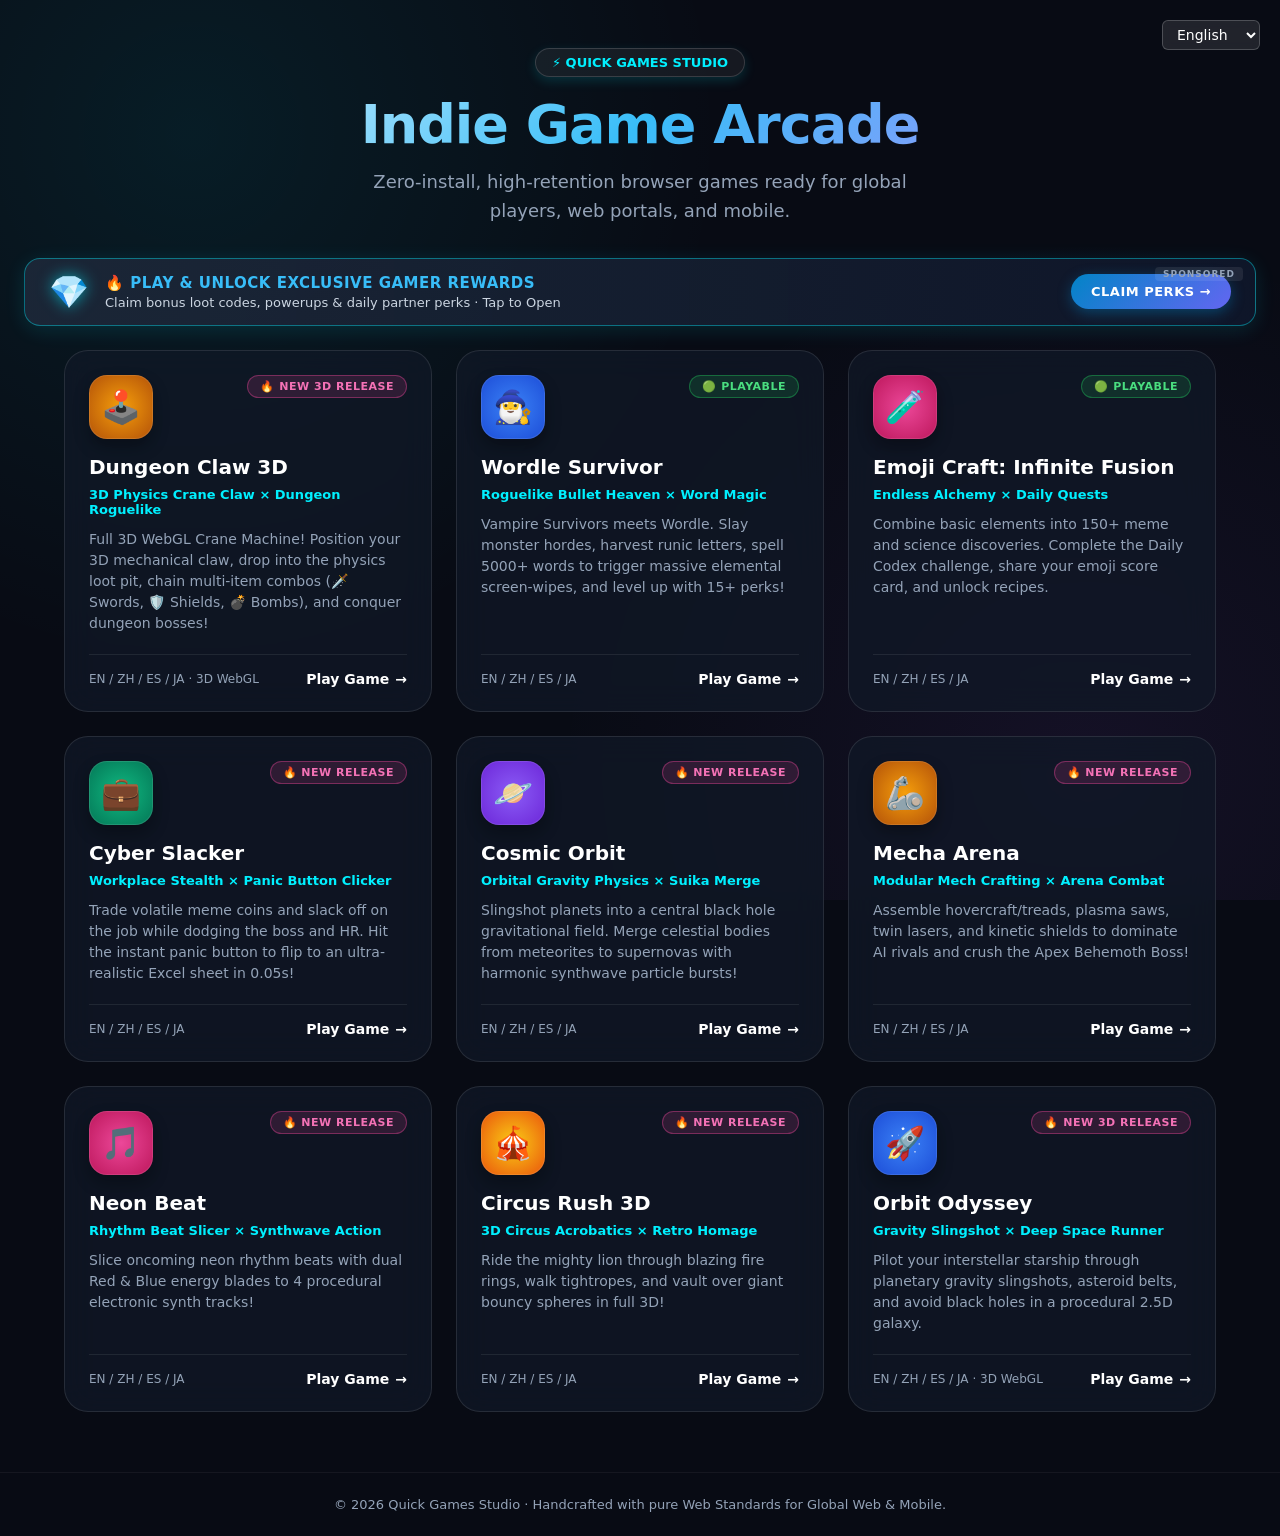
<file: index.html>
<!DOCTYPE html>
<html lang="en">
<head>
  <meta charset="UTF-8">
  <meta name="viewport" content="width=device-width, initial-scale=1.0">
  <title>Quick Games Studio — Instant Web Arcade</title>
  <meta name="description" content="A premium collection of high-virality, zero-friction indie web games built with pure HTML5, 3D WebGL Canvas & Web Audio.">
  <link rel="stylesheet" href="css/portal.css">
</head>
<body>

    <header>
    <div style="position: absolute; top: 20px; right: 20px; z-index: 999;">
      <select id="portalLangSelect" style="background: rgba(255,255,255,0.1); border: 1px solid rgba(255,255,255,0.2); color: #fff; padding: 5px 10px; border-radius: 6px; font-family: inherit; font-size: 14px; cursor: pointer; outline: none; backdrop-filter: blur(5px);">
        <option value="en">English</option>
        <option value="zh">繁體中文</option>
        <option value="es">Español</option>
        <option value="ja">日本語</option>
      </select>
    </div>
    <div class="logo-badge">
      <span data-i18n="badge">⚡ QUICK GAMES STUDIO</span>
    </div>
    <h1 data-i18n="title">Indie Game Arcade</h1>
    <p class="subtitle" data-i18n="subtitle">Zero-install, high-retention browser games ready for global players, web portals, and mobile.</p>
  </header>

  <!-- Top Horizontal Sponsor Display Banner -->
  <div class="top-ad-banner-container">
    <a href="https://omg10.com/4/11795439" target="_blank" rel="noopener noreferrer" class="horizontal-ad-banner">
      <div class="ad-tag">SPONSORED</div>
      <div class="ad-body">
        <span class="ad-icon">💎</span>
        <div class="ad-text-box">
          <div class="ad-heading" data-i18n="adHeadline">🔥 PLAY &amp; UNLOCK EXCLUSIVE GAMER REWARDS</div>
          <div class="ad-subtext" data-i18n="adDesc">Claim bonus loot codes, powerups &amp; daily partner perks · Tap to Open</div>
        </div>
      </div>
      <div class="ad-cta-btn" data-i18n="adCta">
        CLAIM PERKS <span>&rarr;</span>
      </div>
    </a>
  </div>

  <main>
    <div class="game-grid">

      <!-- Game 03: Dungeon Claw 3D (NEW 3D RELEASE) -->
      <a href="games/03-dungeon-claw/index.html" class="game-card">
        <div class="card-top">
          <div class="game-icon-box" style="background: radial-gradient(circle, #f59e0b 0%, #b45309 100%);">
            🕹️
          </div>
          <span class="badge-status new">🔥 NEW 3D RELEASE</span>
        </div>
        <h2 class="game-title" data-i18n="g3_title">Dungeon Claw 3D</h2>
        <div class="game-genre" data-i18n="g3_genre">3D Physics Crane Claw &times; Dungeon Roguelike</div>
        <p class="game-desc" data-i18n="g3_desc">Full 3D WebGL Crane Machine! Position your 3D mechanical claw, drop into the physics loot pit, chain multi-item combos (🗡️ Swords, 🛡️ Shields, 💣 Bombs), and conquer dungeon bosses!</p>
        <div class="card-bottom">
          <span style="font-size: 12px; color: #94a3b8;"><span data-i18n="langs">EN / ZH / ES / JA</span> · 3D WebGL</span>
          <div class="play-action">
            <span data-i18n="play">Play Game</span> <span class="arrow">→</span>
          </div>
        </div>
      </a>

      <!-- Game 02: Wordle Survivor -->
      <a href="games/02-wordle-survivor/index.html" class="game-card">
        <div class="card-top">
          <div class="game-icon-box" style="background: radial-gradient(circle, #3b82f6 0%, #1d4ed8 100%);">
            🧙‍♂️
          </div>
          <span class="badge-status playable">🟢 PLAYABLE</span>
        </div>
        <h2 class="game-title" data-i18n="g2_title">Wordle Survivor</h2>
        <div class="game-genre" data-i18n="g2_genre">Roguelike Bullet Heaven &times; Word Magic</div>
        <p class="game-desc" data-i18n="g2_desc">Vampire Survivors meets Wordle. Slay monster hordes, harvest runic letters, spell 5000+ words to trigger massive elemental screen-wipes, and level up with 15+ perks!</p>
        <div class="card-bottom">
          <span style="font-size: 12px; color: #94a3b8;"><span data-i18n="langs">EN / ZH / ES / JA</span></span>
          <div class="play-action">
            <span data-i18n="play">Play Game</span> <span class="arrow">→</span>
          </div>
        </div>
      </a>

      <!-- Game 01: Emoji Craft: Infinite Fusion -->
      <a href="games/01-emoji-craft/index.html" class="game-card">
        <div class="card-top">
          <div class="game-icon-box" style="background: radial-gradient(circle, #ec4899 0%, #be185d 100%);">
            🧪
          </div>
          <span class="badge-status playable">🟢 PLAYABLE</span>
        </div>
        <h2 class="game-title" data-i18n="g1_title">Emoji Craft: Infinite Fusion</h2>
        <div class="game-genre" data-i18n="g1_genre">Endless Alchemy &times; Daily Quests</div>
        <p class="game-desc">
          Combine basic elements into 150+ meme and science discoveries. Complete the Daily Codex challenge, share your emoji score card, and unlock recipes.
        </p>
        <div class="card-bottom">
          <span style="font-size: 12px; color: #94a3b8;"><span data-i18n="langs">EN / ZH / ES / JA</span></span>
          <div class="play-action">
            <span data-i18n="play">Play Game</span> <span class="arrow">→</span>
          </div>
        </div>
      </a>

      <!-- Game 04: Cyber Slacker (PLAYABLE) -->
      <a href="games/04-cyber-slacker/index.html" class="game-card">
        <div class="card-top">
          <div class="game-icon-box" style="background: radial-gradient(circle, #10b981 0%, #047857 100%);">
            💼
          </div>
          <span class="badge-status new">🔥 NEW RELEASE</span>
        </div>
        <h2 class="game-title" data-i18n="g4_title">Cyber Slacker</h2>
        <div class="game-genre" data-i18n="g4_genre">Workplace Stealth &times; Panic Button Clicker</div>
        <p class="game-desc">
          Trade volatile meme coins and slack off on the job while dodging the boss and HR. Hit the instant panic button to flip to an ultra-realistic Excel sheet in 0.05s!
        </p>
        <div class="card-bottom">
          <span style="font-size: 12px; color: #94a3b8;"><span data-i18n="langs">EN / ZH / ES / JA</span></span>
          <div class="play-action">
            <span data-i18n="play">Play Game</span> <span class="arrow">→</span>
          </div>
        </div>
      </a>

      <!-- Game 05: Cosmic Orbit (PLAYABLE) -->
      <a href="games/05-cosmic-orbit/index.html" class="game-card">
        <div class="card-top">
          <div class="game-icon-box" style="background: radial-gradient(circle, #8b5cf6 0%, #6d28d9 100%);">
            🪐
          </div>
          <span class="badge-status new">🔥 NEW RELEASE</span>
        </div>
        <h2 class="game-title" data-i18n="g5_title">Cosmic Orbit</h2>
        <div class="game-genre" data-i18n="g5_genre">Orbital Gravity Physics &times; Suika Merge</div>
        <p class="game-desc">
          Slingshot planets into a central black hole gravitational field. Merge celestial bodies from meteorites to supernovas with harmonic synthwave particle bursts!
        </p>
        <div class="card-bottom">
          <span style="font-size: 12px; color: #94a3b8;"><span data-i18n="langs">EN / ZH / ES / JA</span></span>
          <div class="play-action">
            <span data-i18n="play">Play Game</span> <span class="arrow">→</span>
          </div>
        </div>
      </a>

      <!-- Game 06: Mecha Arena (PLAYABLE) -->
      <a href="games/06-mecha-arena/index.html" class="game-card">
        <div class="card-top">
          <div class="game-icon-box" style="background: radial-gradient(circle, #f59e0b 0%, #b45309 100%);">
            🦾
          </div>
          <span class="badge-status new">🔥 NEW RELEASE</span>
        </div>
        <h2 class="game-title" data-i18n="g6_title">Mecha Arena</h2>
        <div class="game-genre" data-i18n="g6_genre">Modular Mech Crafting &times; Arena Combat</div>
        <p class="game-desc">
          Assemble hovercraft/treads, plasma saws, twin lasers, and kinetic shields to dominate AI rivals and crush the Apex Behemoth Boss!
        </p>
        <div class="card-bottom">
          <span style="font-size: 12px; color: #94a3b8;"><span data-i18n="langs">EN / ZH / ES / JA</span></span>
          <div class="play-action">
            <span data-i18n="play">Play Game</span> <span class="arrow">→</span>
          </div>
        </div>
      </a>

      <!-- Game 07: Neon Beat (PLAYABLE) -->
      <a href="games/07-neon-beat/index.html" class="game-card">
        <div class="card-top">
          <div class="game-icon-box" style="background: radial-gradient(circle, #ec4899 0%, #be185d 100%);">
            🎵
          </div>
          <span class="badge-status new">🔥 NEW RELEASE</span>
        </div>
        <h2 class="game-title" data-i18n="g7_title">Neon Beat</h2>
        <div class="game-genre" data-i18n="g7_genre">Rhythm Beat Slicer &times; Synthwave Action</div>
        <p class="game-desc">
          Slice oncoming neon rhythm beats with dual Red & Blue energy blades to 4 procedural electronic synth tracks!
        </p>
        <div class="card-bottom">
          <span style="font-size: 12px; color: #94a3b8;"><span data-i18n="langs">EN / ZH / ES / JA</span></span>
          <div class="play-action">
            <span data-i18n="play">Play Game</span> <span class="arrow">→</span>
          </div>
        </div>
      </a>

      <!-- Game 08: Circus Rush 3D (PLAYABLE) -->
      <a href="games/08-circus-3d/index.html" class="game-card">
        <div class="card-top">
          <div class="game-icon-box" style="background: radial-gradient(circle, #facc15 0%, #ea580c 100%);">
            🎪
          </div>
          <span class="badge-status new">🔥 NEW RELEASE</span>
        </div>
        <h2 class="game-title" data-i18n="g8_title">Circus Rush 3D</h2>
        <div class="game-genre" data-i18n="g8_genre">3D Circus Acrobatics &times; Retro Homage</div>
        <p class="game-desc">
          Ride the mighty lion through blazing fire rings, walk tightropes, and vault over giant bouncy spheres in full 3D!
        </p>
        <div class="card-bottom">
          <span style="font-size: 12px; color: #94a3b8;"><span data-i18n="langs">EN / ZH / ES / JA</span></span>
          <div class="play-action">
            <span data-i18n="play">Play Game</span> <span class="arrow">→</span>
          </div>
        </div>
      </a>

      <!-- Game 09: Orbit Odyssey (PLAYABLE) -->
      <a href="games/09-orbit-odyssey/index.html" class="game-card">
        <div class="card-top">
          <div class="game-icon-box" style="background: radial-gradient(circle, #3b82f6 0%, #1d4ed8 100%);">
            🚀
          </div>
          <span class="badge-status new">🔥 NEW 3D RELEASE</span>
        </div>
        <h2 class="game-title" data-i18n="g9_title">Orbit Odyssey</h2>
        <div class="game-genre" data-i18n="g9_genre">Gravity Slingshot &times; Deep Space Runner</div>
        <p class="game-desc" data-i18n="g9_desc">
          Pilot your interstellar starship through planetary gravity slingshots, asteroid belts, and avoid black holes in a procedural 2.5D galaxy.
        </p>
        <div class="card-bottom">
          <span style="font-size: 12px; color: #94a3b8;"><span data-i18n="langs">EN / ZH / ES / JA</span> &middot; 3D WebGL</span>
          <div class="play-action">
            <span data-i18n="play">Play Game</span> <span class="arrow">→</span>
          </div>
        </div>
      </a>

    </div>
  </main>

  <footer>
    <p>© 2026 Quick Games Studio · Handcrafted with pure Web Standards for Global Web & Mobile.</p>
  </footer>

  <script type="module" src="js/portal_i18n.js?v=12.0"></script>
  <script src="js/mock-reward-sdk.js?v=12.0"></script>
  <script>
    // Ensure any legacy service workers or stale caches are evicted
    if ('serviceWorker' in navigator) {
      navigator.serviceWorker.getRegistrations().then(function(regs) {
        for (let r of regs) { r.unregister(); }
      });
    }
  </script>
</body>
</html>
</file>
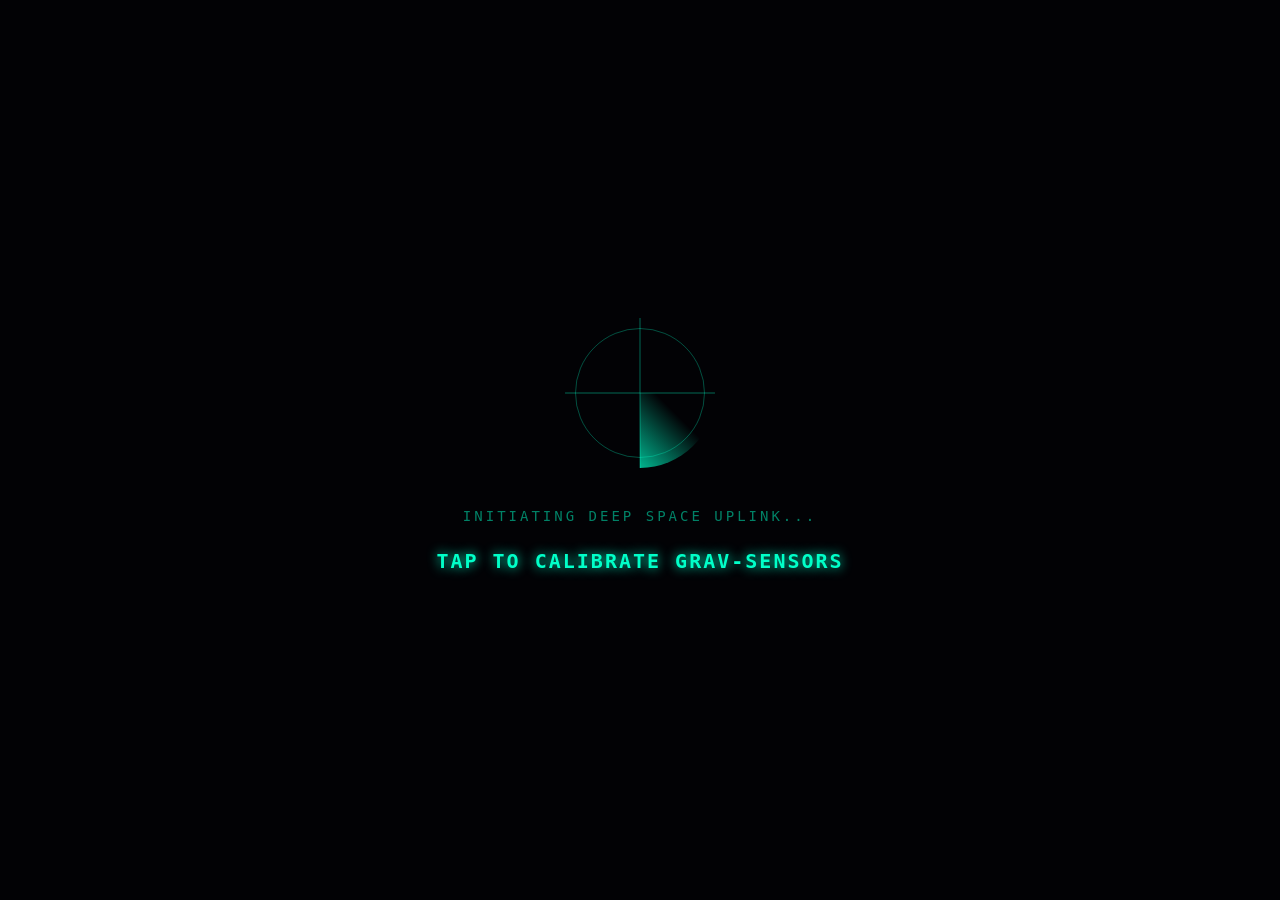
<file: games/05-cosmic-orbit/index.html>
<!DOCTYPE html>
<html lang="en">
<head>
  <meta charset="UTF-8">
  <meta name="viewport" content="width=device-width, initial-scale=1.0, maximum-scale=1.0, user-scalable=no">
  <title>Cosmic Orbit: Gravitational Merge (行星引力合成)</title>
  <meta name="description" content="Newtonian Orbital Mechanics ✕ Celestial Evolution Suika — Slingshot planets into orbit and forge a Supernova Singularity!">
  <link rel="stylesheet" href="css/style.css">
</head>
<body>

  <!-- Telemetry Boot Sequence -->
  <div id="telemetryBootScreen" class="telemetry-boot-screen active">
    <div class="radar-container" id="bootRadar">
      <div class="crosshair-h"></div>
      <div class="crosshair-v"></div>
      <div class="radar-circle"></div>
      <div class="radar-sweep"></div>
    </div>
    <div id="bootTextStatus" class="boot-text-status">INITIATING DEEP SPACE UPLINK...</div>
    <div id="bootTextTap" class="boot-text-tap pulse">TAP TO CALIBRATE GRAV-SENSORS</div>
  </div>

  <!-- Main Game Frame -->
  <div id="gameContainer">

    <!-- Top Space Navigation & Status -->
    <header class="cosmic-header">
      <div class="header-left">
        <a href="../../index.html" class="portal-back-btn" title="Back to Game Portal">
          ← <span>Portal</span>
        </a>
        <div class="game-logo">
          <span>🪐 COSMIC ORBIT</span>
        </div>
      </div>

      <div class="hud-stats-group">
        <div class="hud-pill">
          <span class="hud-label" data-i18n="scoreLabel">Score</span>
          <span id="scoreDisplay" class="hud-val text-cyan">0</span>
        </div>
        <div class="hud-pill">
          <span class="hud-label" data-i18n="highScoreLabel">Best</span>
          <span id="highScoreDisplay" class="hud-val text-gold">0</span>
        </div>
      </div>

      <div class="header-right">
        <button id="audioToggleBtn" class="icon-btn" title="Toggle Sound">🔊</button>
        <select id="langSelect" class="lang-dropdown">
          <option value="en">English</option>
          <option value="zh">中文</option>
          <option value="es">Español</option>
          <option value="ja">日本語</option>
        </select>
      </div>
    </header>

    <!-- Interactive Canvas & Orbit Zone -->
    <div class="orbit-stage-wrapper">
      <canvas id="cosmicCanvas"></canvas>

      <!-- Next Planet Indicator -->
      <div class="next-planet-badge">
        <span class="next-title" data-i18n="nextPlanetLabel">NEXT BODY</span>
        <div class="next-content">
          <span id="nextPlanetIcon" class="next-icon">☄️</span>
          <span id="nextPlanetName" class="next-name">Meteorite</span>
        </div>
      </div>

      <!-- Combo Multiplier Overlay -->
      <div id="comboDisplay" class="combo-banner">🔥 x2 COMBO!</div>

      <!-- Event Horizon Overflow Alert -->
      <div id="horizonWarning" class="horizon-warning" style="display: none;" data-i18n="eventHorizonWarning">
        ⚠️ EVENT HORIZON OVERFLOW WARNING!
      </div>
    </div>

    <!-- Bottom Cosmic Powers Toolbar -->
    <footer class="cosmic-powers-bar">
      <button id="btnPowerPulse" class="power-btn">
        <span class="power-icon">🌀</span>
        <span class="power-text" data-i18n="powerGravityPulse">Gravity Pulse</span>
      </button>
      <button id="btnPowerTwin" class="power-btn">
        <span class="power-icon">🧲</span>
        <span class="power-text" data-i18n="powerMagneticSingularity">Twin Pull</span>
      </button>
      <button id="btnAdSupercharge" class="power-btn" style="border-color: rgba(234, 179, 8, 0.6); color: #eab308;">
        <span class="power-icon">⚡</span>
        <span class="power-text">Supercharge (Ad)</span>
      </button>
    </footer>

    <!-- Evolution Tree Hint Bar -->
    <div class="evolution-ladder-bar">
      <span class="ladder-title">Evolution:</span>
      <span class="ladder-chain">☄️ ➔ 🌕 ➔ 🔴 ➔ 🌍 ➔ 🌊 ➔ 🪐 ➔ ⚡ ➔ ☀️ ➔ 💥 ➔ 🌌 ➔ 🕳️</span>
    </div>

  </div>

  <!-- Start Game Modal -->
  <div id="startScreen" class="modal-overlay">
    <div class="modal-content">
      <div class="modal-icon">🪐</div>
      <h1 class="modal-title" data-i18n="gameTitle">Cosmic Orbit: Gravitational Merge</h1>
      <p class="modal-subtitle" data-i18n="tagline">
        Newtonian Orbital Mechanics ✕ Celestial Evolution Suika — Slingshot planets into orbit and forge a Supernova Singularity!
      </p>

      <div class="rules-card">
        <p>🎯 1. <b>Slingshot Aim</b>: Drag back to aim the trajectory vector and launch planets into orbit around the central Black Hole.</p>
        <p>💥 2. <b>Celestial Merges</b>: When 2 identical celestial bodies collide, they fuse into a higher tier with harmonic chime bursts.</p>
        <p>🌀 3. <b>Cosmic Powers</b>: Use Gravity Pulse and Twin Pull to compress or align wandering planets.</p>
        <p>🕳️ 4. <b>Ultimate Goal</b>: Evolve bodies from meteorites all the way up to the Level 11 <b>Singularity Quasar</b>!</p>
      </div>

      <button id="btnStart" class="primary-start-btn" data-i18n="startPrompt">
        ▶ LAUNCH CELESTIAL ORBIT
      </button>
    </div>
  </div>

  <!-- Game Over / Supernova Victory Modal -->
  <div id="endModal" class="modal-overlay" style="display: none;">
    <div class="modal-content">
      <h2 id="endTitle" class="modal-title" data-i18n="gameOverTitle">💥 COSMIC SINGULARITY COLLAPSE</h2>
      <p id="endDesc" class="modal-subtitle" data-i18n="gameOverDesc">The orbital gravity well overflowed the Event Horizon limit.</p>

      <div class="results-stats-box">
        <div>
          <div class="res-label">Final Cosmic Score</div>
          <div id="finalScore" class="res-val text-gold">0 pts</div>
        </div>
      </div>

            <div class="modal-actions" style="flex-direction: column; gap: 8px;">
        <button id="btnAdRevive" class="primary-start-btn" style="display: none; background: #eab308; color: #111; width: 100%; font-weight: bold;">🎥 Watch Ad to Clear Horizon & Revive</button>
        <div style="display: flex; gap: 8px; width: 100%;">
          <button id="btnPlayAgain" class="primary-start-btn" style="flex: 1;" data-i18n="playAgain">🔄 New System</button>
          <button id="btnShareScore" class="secondary-btn" style="flex: 1;" data-i18n="shareScore">📋 Share</button>
        </div>
      </div>
    </div>
  </div>

  <!-- Ad SDK -->
  <script src="../../js/mock-reward-sdk.js?v=3.0"></script>
  <!-- Main Game Script -->
  <script type="module" src="js/game.js?v=2.5"></script>
</body>
</html>
</file>
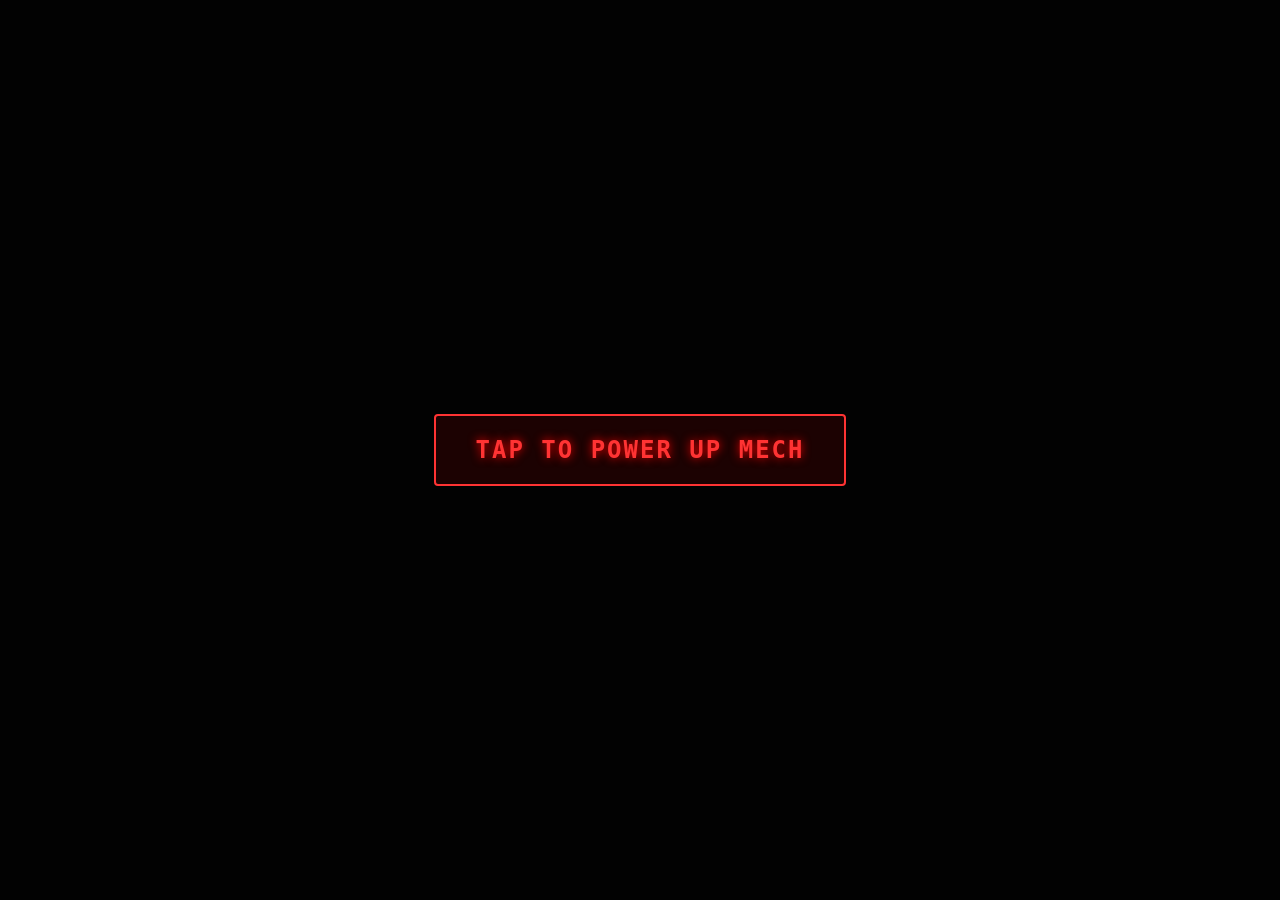
<file: games/06-mecha-arena/index.html>
<!DOCTYPE html>
<html lang="en">
<head>
  <meta charset="UTF-8">
  <meta name="viewport" content="width=device-width, initial-scale=1.0, maximum-scale=1.0, user-scalable=no">
  <title>Mecha Arena: Cyber BattleBots (赛博机甲工坊)</title>
  <meta name="description" content="Modular Robot Crafting ✕ Real-Time Physics Arena Combat — Assemble weapons & chassis to conquer the BattleBots tournament!">
  <link rel="stylesheet" href="css/style.css">
</head>
<body>

  <!-- Mech OS Boot Sequence -->
  <div id="mechBootScreen" class="mech-boot-screen active">
    <div class="scanlines"></div>
    <div id="mechBootTerminal" class="mech-boot-terminal hidden">
      <div class="terminal-line">> INITIATING COLD START...</div>
      <div class="terminal-line">> MAIN REACTOR... <span class="status-ok">ONLINE</span></div>
      <div class="terminal-line">> ARMOR SYSTEMS... <span class="status-ok">100%</span></div>
      <div class="terminal-line">> WEAPONS... <span class="status-warn">ENGAGED</span></div>
      <div class="terminal-line blink">> ALL SYSTEMS NOMINAL.</div>
    </div>
    <div id="mechBootTap" class="mech-boot-tap pulse">TAP TO POWER UP MECH</div>
  </div>

  <!-- Main Game Shell -->
  <div id="gameContainer">

    <!-- Top Navigation & Resource Bar -->
    <header class="mecha-header">
      <div class="header-left">
        <a href="../../index.html" class="portal-back-btn" title="Back to Game Portal">
          ← <span>Portal</span>
        </a>
        <div class="game-logo">
          <span>🦾 MECHA ARENA</span>
        </div>
      </div>

      <div class="hud-stats-group">
        <div class="hud-pill">
          <span class="hud-label" data-i18n="scrapLabel">Scrap Cash</span>
          <span class="hud-val text-gold">💰 $<span id="scrapCashDisplay">100</span> SC</span>
        </div>
        <div class="hud-pill">
          <span class="hud-label" data-i18n="leagueLabel">League</span>
          <span id="leagueDisplay" class="hud-val text-cyan">Tier 1/4</span>
        </div>
      </div>

      <div class="header-right">
        <button id="audioToggleBtn" class="icon-btn" title="Toggle Sound">🔊</button>
        <select id="langSelect" class="lang-dropdown">
          <option value="en">English</option>
          <option value="zh">中文</option>
          <option value="es">Español</option>
          <option value="ja">日本語</option>
        </select>
      </div>
    </header>

    <!-- VIEW 1: Workshop Customizer -->
    <div id="workshopView" class="workshop-layout">
      <!-- Left: 360 Live Preview & Deploy Button -->
      <div class="preview-panel">
        <div class="preview-box">
          <canvas id="workshopPreviewCanvas"></canvas>
          <div class="holo-scanline"></div>
        </div>

                <button id="btnDeploy" class="deploy-action-btn" data-i18n="deployBtn">
          ⚔️ ENTER ARENA TOURNAMENT
        </button>
        <button id="btnAdScrap" class="deploy-action-btn" style="background: #eab308; color: #111; margin-top: 10px; border-color: #fef08a; font-weight: bold;">
          💰 Watch Ad for + Scrap Cash
        </button>
      </div>

      <!-- Right: Modular Parts Store & Tabs -->
      <div class="parts-customizer-panel">
        <div class="category-tabs">
          <button id="tabChassisBtn" class="tab-btn active" data-i18n="tabChassis">🦿 Chassis</button>
          <button id="tabWeaponBtn" class="tab-btn" data-i18n="tabWeapon">🔫 Weapons</button>
          <button id="tabModuleBtn" class="tab-btn" data-i18n="tabModule">🚀 Subsystems</button>
        </div>

        <div id="partsContainer" class="parts-grid-list">
          <!-- Dynamic Parts Cards populated by workshop.js -->
        </div>
      </div>
    </div>

    <!-- VIEW 2: Real-Time Arena Combat View -->
    <div id="arenaView" class="arena-layout" style="display: none;">
      <!-- Combat Match Health Bars -->
      <div class="match-hud-bar">
        <div class="combatant-status player-status">
          <div class="bot-label">YOU (CHALLENGER)</div>
          <div class="hp-track"><div id="playerHpFill" class="hp-fill"></div></div>
        </div>

        <button id="btnReturnWorkshop" class="flee-btn" title="Return to Workshop" data-i18n="repairReturnBtn">
          🛠️ Workshop
        </button>

        <div class="combatant-status enemy-status">
          <div id="enemyNameDisplay" class="bot-label text-red">RIVAL BOT</div>
          <div class="hp-track"><div id="enemyHpFill" class="hp-fill hp-fill-enemy"></div></div>
        </div>
      </div>

      <!-- 2D Physics Combat Canvas -->
      <div class="arena-canvas-box">
        <canvas id="arenaCanvas"></canvas>

        <!-- Virtual Joystick (Mobile only) -->
        <div id="virtualJoystick" class="virtual-joystick">
          <div id="joystickKnob" class="joystick-knob"></div>
        </div>

        <!-- On-Screen Tactical Power Button (Shield / Space) -->
        <button id="btnModuleAction" class="tactical-action-btn" title="Shield / Tactical Module [SPACE]">
          <span id="moduleActionIcon" style="font-size: 24px; line-height: 1;">🛡️</span>
          <span id="moduleActionText" style="font-size: 11px; font-weight: 900; letter-spacing: 0.5px;">SHIELD</span>
          <span id="moduleActionKey" style="font-size: 9px; opacity: 0.7;">[SPACE]</span>
        </button>
      </div>
    </div>

  </div>

  <!-- Game Over / Victory Modal -->
  <div id="endModal" class="modal-overlay" style="display: none;">
    <div class="modal-content">
      <h2 id="endTitle" class="modal-title" data-i18n="victoryTitle">🏆 TOURNAMENT VICTORY!</h2>
      <p id="endDesc" class="modal-subtitle" data-i18n="victoryDesc">Opponent mecha destroyed into scrap metal!</p>

            <div class="modal-actions" style="flex-direction: column; gap: 8px;">
        <button id="btnAdRevive" class="primary-start-btn" style="display: none; background: #eab308; color: #111; width: 100%; font-weight: bold;">🎥 Watch Ad: Emergency Overclock Revive (100% HP)</button>
        <button id="btnNextMatch" class="primary-start-btn" style="width: 100%; font-size: 15px;" data-i18n="nextMatchBtn">⚔️ Next Challenger</button>
        <div style="display: flex; gap: 8px; width: 100%;">
          <button id="btnModalWorkshop" class="secondary-btn" style="flex: 1;" data-i18n="repairReturnBtn">🛠️ Workshop</button>
          <button id="btnShareScore" class="secondary-btn" style="flex: 1;" data-i18n="shareScore">📋 Share Build</button>
        </div>
      </div>
    </div>
  </div>

  <!-- Ad SDK -->
  <script src="../../js/mock-reward-sdk.js?v=3.0"></script>
  <!-- Main Game Script -->
  <script type="module" src="js/game.js?v=2.0"></script>
</body>
</html>
</file>
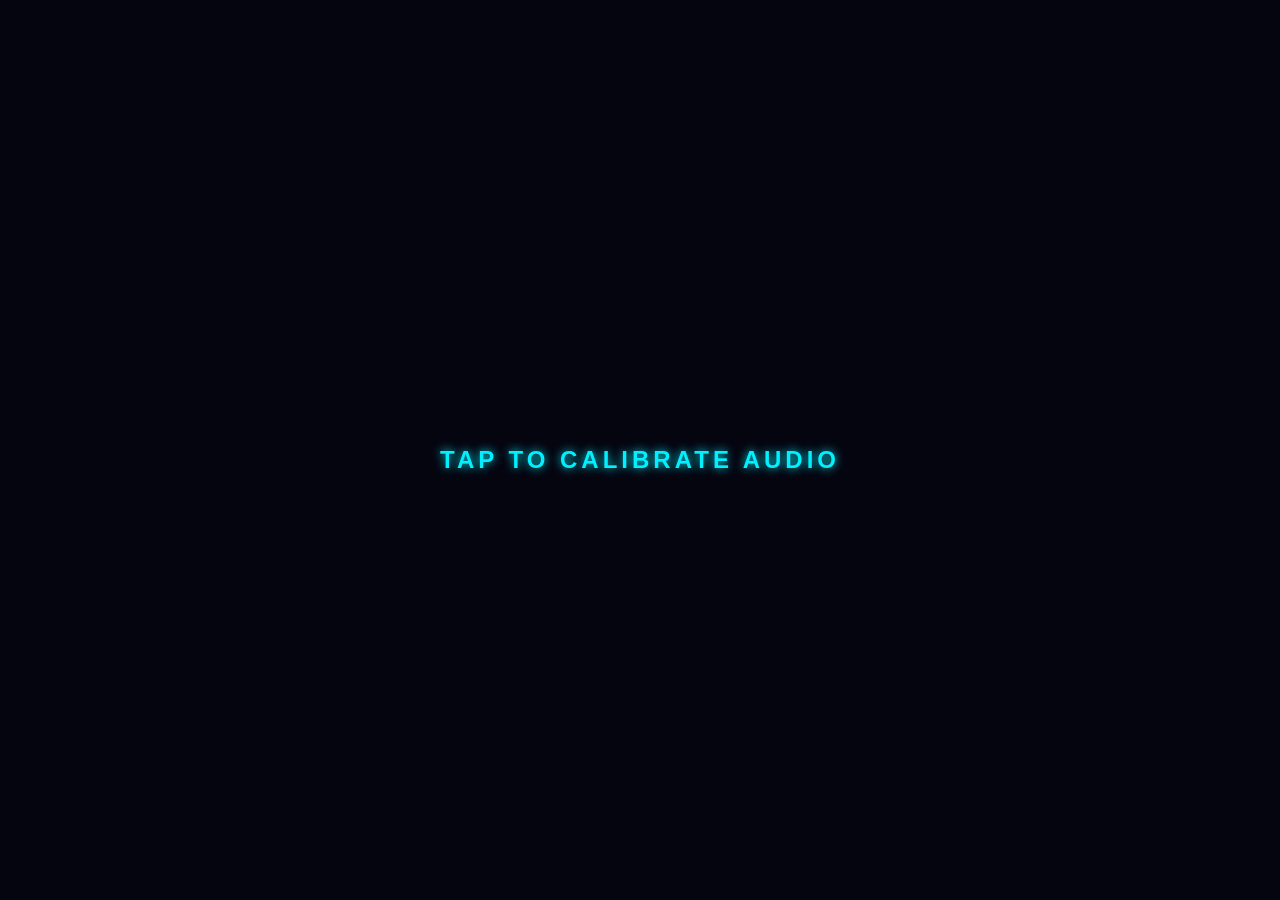
<file: games/07-neon-beat/index.html>
<!DOCTYPE html>
<html lang="en">
<head>
  <meta charset="UTF-8">
  <meta name="viewport" content="width=device-width, initial-scale=1.0, maximum-scale=1.0, user-scalable=no">
  <title>Neon Beat: Cyber Blade Rhythm (赛博光刃音游)</title>
  <meta name="description" content="Dual Cyber Sabers ✕ Synthwave EDM Beats — Slice oncoming neon rhythm blocks to conquer the electronic music chart!">
  <link rel="stylesheet" href="css/style.css">
</head>
<body>

  <!-- White Flash Overlay -->
  <div id="whiteFlash" class="white-flash"></div>

  <!-- Neon Audio Boot Sequence -->
  <div id="neonBootScreen" class="neon-boot-screen active">
    <div class="eq-container hidden" id="bootEq">
      <div class="eq-bar"></div>
      <div class="eq-bar"></div>
      <div class="eq-bar"></div>
      <div class="eq-bar"></div>
      <div class="eq-bar"></div>
    </div>
    <div id="bootText" class="boot-text pulse">TAP TO CALIBRATE AUDIO</div>
  </div>

  <!-- Main Game Shell -->
  <div id="gameContainer">

    <!-- Top Navigation & Resource Bar -->
    <header class="neon-header">
      <div class="header-left">
        <a href="../../index.html" class="portal-back-btn" title="Back to Game Portal">
          ← <span>Portal</span>
        </a>
        <div class="game-logo">
          <span>⚡ NEON BEAT</span>
        </div>
      </div>

      <div class="hud-stats-group">
        <div class="hud-pill">
          <span class="hud-label" data-i18n="scoreLabel">SCORE</span>
          <span class="hud-val text-cyan"><span id="scoreDisplay">0</span></span>
        </div>
        <div class="hud-pill">
          <span class="hud-label" data-i18n="comboLabel">COMBO</span>
          <span id="comboDisplay" class="hud-val text-magenta">0x</span>
        </div>
        <div class="hud-pill">
          <span class="hud-label" data-i18n="multiplierLabel">BOOST</span>
          <span id="multiplierDisplay" class="hud-val text-gold">x1</span>
        </div>
      </div>

      <div class="header-right">
        <button id="audioToggleBtn" class="icon-btn" title="Toggle Sound">🔊</button>
        <select id="langSelect" class="lang-dropdown">
          <option value="en">English</option>
          <option value="zh">中文</option>
          <option value="es">Español</option>
          <option value="ja">日本語</option>
        </select>
      </div>
    </header>

    <!-- FEVER Gauge Bar -->
    <div class="fever-gauge-track">
      <div id="feverFill" class="fever-gauge-fill"></div>
    </div>

    <!-- VIEW 1: Track Selection -->
    <div id="trackSelectView" class="track-select-layout">
      <div class="track-select-header">
        <h2 class="track-select-title" data-i18n="selectTrackTitle">SELECT TRACK</h2>
        <p class="track-select-desc">Swipe or click to slice matching Red & Blue neon rhythm cubes!</p>
      </div>

      <div id="trackListContainer" class="track-list-grid">
        <!-- Dynamically generated track cards -->
      </div>
    </div>

    <!-- VIEW 2: Gameplay Highway Canvas -->
    <div id="gameplayView" class="gameplay-layout" style="display: none;">
      <div class="canvas-box">
        <canvas id="beatCanvas"></canvas>
      </div>
    </div>

  </div>

  <!-- Track Results Modal -->
  <div id="endModal" class="modal-overlay" style="display: none;">
    <div class="modal-content">
      <h2 class="modal-title" data-i18n="resultsTitle">🏆 TRACK COMPLETE!</h2>
      
      <div class="grade-circle">
        <span id="gradeDisplay" class="grade-text">SSS</span>
      </div>

      <div class="stats-summary-grid">
        <div class="stat-cell">
          <span class="stat-label" data-i18n="scoreLabel">Score</span>
          <span id="resultScore" class="stat-value text-cyan">0</span>
        </div>
        <div class="stat-cell">
          <span class="stat-label" data-i18n="maxCombo">Max Combo</span>
          <span id="resultMaxCombo" class="stat-value text-magenta">0x</span>
        </div>
        <div class="stat-cell">
          <span class="stat-label" data-i18n="perfectCount">PERFECT</span>
          <span id="resultPerfect" class="stat-value text-gold">0</span>
        </div>
        <div class="stat-cell">
          <span class="stat-label" data-i18n="greatCount">GREAT</span>
          <span id="resultGreat" class="stat-value text-cyan">0</span>
        </div>
        <div class="stat-cell">
          <span class="stat-label" data-i18n="goodCount">GOOD</span>
          <span id="resultGood" class="stat-value text-green">0</span>
        </div>
        <div class="stat-cell">
          <span class="stat-label" data-i18n="missCount">MISS</span>
          <span id="resultMiss" class="stat-value text-red">0</span>
        </div>
      </div>

            <div class="modal-actions" style="flex-direction: column; gap: 8px;">
        <button id="btnAdDoubleScore" class="primary-start-btn" style="background: #eab308; color: #111; width: 100%; font-weight: bold;">🎥 Watch Ad: Double Score & Boost Grade (x2 ⚡)</button>
        <div style="display: flex; gap: 8px; width: 100%;">
          <button id="btnRetry" class="primary-start-btn" style="flex: 1;" data-i18n="restartBtn">🔄 Retry</button>
          <button id="btnSelectTrack" class="secondary-btn" style="flex: 1;" data-i18n="selectSongBtn">🎵 Select Track</button>
        </div>
        <button id="btnShareScore" class="secondary-btn" style="width: 100%;" data-i18n="shareScore">📋 Share</button>
      </div>
    </div>
  </div>

  <!-- Ad SDK -->
  <script src="../../js/mock-reward-sdk.js?v=3.0"></script>
  <!-- Main Game Script -->
  <script type="module" src="js/game.js?v=2.0"></script>
</body>
</html>
</file>
<file: css/portal.css>
/* ==========================================================
   Quick Games: Neo-Arcade Portal Launcher Hub
   ========================================================== */

:root {
  --bg-color: #080b14;
  --card-bg: rgba(17, 24, 39, 0.75);
  --card-border: rgba(255, 255, 255, 0.1);
  --accent-cyan: #00f0ff;
  --accent-purple: #a855f7;
  --accent-pink: #ec4899;
  --accent-gold: #facc15;
  --text-main: #f8fafc;
  --text-muted: #94a3b8;
  --font-family: 'Segoe UI', system-ui, -apple-system, sans-serif;
}

* {
  box-sizing: border-box;
  margin: 0;
  padding: 0;
}

body {
  background-color: var(--bg-color);
  color: var(--text-main);
  font-family: var(--font-family);
  min-height: 100vh;
  display: flex;
  flex-direction: column;
  background-image: 
    radial-gradient(circle at 15% 15%, rgba(0, 240, 255, 0.08) 0%, transparent 40%),
    radial-gradient(circle at 85% 85%, rgba(168, 85, 247, 0.08) 0%, transparent 40%);
  background-attachment: fixed;
}

/* Header & Banner */
header {
  padding: 48px 24px 32px;
  text-align: center;
  position: relative;
}

.logo-badge {
  display: inline-flex;
  align-items: center;
  gap: 8px;
  background: rgba(255, 255, 255, 0.06);
  border: 1px solid rgba(255, 255, 255, 0.15);
  padding: 6px 16px;
  border-radius: 999px;
  font-size: 13px;
  font-weight: 700;
  color: var(--accent-cyan);
  margin-bottom: 16px;
  box-shadow: 0 4px 12px rgba(0, 240, 255, 0.15);
}

h1 {
  font-size: clamp(32px, 5vw, 54px);
  font-weight: 900;
  letter-spacing: -1px;
  background: linear-gradient(135deg, #ffffff 0%, #38bdf8 50%, #c084fc 100%);
  -webkit-background-clip: text;
  -webkit-text-fill-color: transparent;
  margin-bottom: 12px;
}

.subtitle {
  font-size: clamp(16px, 2vw, 18px);
  color: var(--text-muted);
  max-width: 600px;
  margin: 0 auto;
  line-height: 1.6;
}

/* Main Container */
main {
  flex: 1;
  max-width: 1200px;
  width: 100%;
  margin: 0 auto;
  padding: 0 24px 60px;
}

/* Game Grid */
.game-grid {
  display: grid;
  grid-template-columns: repeat(auto-fill, minmax(320px, 1fr));
  gap: 24px;
}

/* Game Card */
.game-card {
  background: var(--card-bg);
  border: 1px solid var(--card-border);
  border-radius: 24px;
  padding: 24px;
  display: flex;
  flex-direction: column;
  backdrop-filter: blur(16px);
  position: relative;
  overflow: hidden;
  transition: all 0.3s cubic-bezier(0.4, 0, 0.2, 1);
  text-decoration: none;
  color: inherit;
}

.game-card:hover {
  transform: translateY(-6px);
  border-color: var(--accent-cyan);
  box-shadow: 0 16px 36px rgba(0, 240, 255, 0.15);
}

.game-card.disabled {
  opacity: 0.6;
  cursor: not-allowed;
  filter: grayscale(0.2);
}

.game-card.disabled:hover {
  transform: none;
  border-color: var(--card-border);
  box-shadow: none;
}

.card-top {
  display: flex;
  justify-content: space-between;
  align-items: flex-start;
  margin-bottom: 16px;
}

.game-icon-box {
  width: 64px;
  height: 64px;
  border-radius: 18px;
  display: flex;
  align-items: center;
  justify-content: center;
  font-size: 32px;
  background: rgba(255, 255, 255, 0.05);
  border: 1px solid rgba(255, 255, 255, 0.1);
  box-shadow: 0 8px 16px rgba(0, 0, 0, 0.3);
}

.badge-status {
  padding: 4px 12px;
  border-radius: 999px;
  font-size: 11px;
  font-weight: 800;
  letter-spacing: 0.5px;
}

.badge-status.playable {
  background: rgba(34, 197, 94, 0.15);
  border: 1px solid rgba(34, 197, 94, 0.4);
  color: #4ade80;
}

.badge-status.new {
  background: rgba(236, 72, 153, 0.15);
  border: 1px solid rgba(236, 72, 153, 0.4);
  color: #f472b6;
  animation: pulse-badge 1.5s infinite;
}

.badge-status.upcoming {
  background: rgba(148, 163, 184, 0.1);
  border: 1px solid rgba(148, 163, 184, 0.2);
  color: #94a3b8;
}

@keyframes pulse-badge {
  0% { opacity: 0.8; transform: scale(1); }
  50% { opacity: 1; transform: scale(1.05); }
  100% { opacity: 0.8; transform: scale(1); }
}

.game-title {
  font-size: 20px;
  font-weight: 800;
  margin-bottom: 8px;
  color: #ffffff;
}

.game-genre {
  font-size: 13px;
  color: var(--accent-cyan);
  font-weight: 600;
  margin-bottom: 12px;
}

.game-desc {
  font-size: 14px;
  color: var(--text-muted);
  line-height: 1.5;
  margin-bottom: 20px;
  flex: 1;
}

.card-bottom {
  display: flex;
  justify-content: space-between;
  align-items: center;
  padding-top: 16px;
  border-top: 1px solid rgba(255, 255, 255, 0.08);
}

.play-action {
  font-size: 14px;
  font-weight: 700;
  color: #ffffff;
  display: flex;
  align-items: center;
  gap: 6px;
}

.play-action span.arrow {
  transition: transform 0.2s ease;
}

.game-card:hover .play-action span.arrow {
  transform: translateX(4px);
}

footer {
  text-align: center;
  padding: 24px;
  font-size: 13px;
  color: var(--text-muted);
  border-top: 1px solid rgba(255, 255, 255, 0.05);
}

/* ==========================================================
   Horizontal Sponsor Ad Display Banners (Clean Display Ads)
   ========================================================== */
.top-ad-banner-container {
  width: 100%;
  max-width: 1280px;
  margin: 0 auto 24px;
  padding: 0 24px;
}

.horizontal-ad-banner {
  display: flex;
  align-items: center;
  justify-content: space-between;
  background: linear-gradient(90deg, rgba(30, 41, 59, 0.85) 0%, rgba(15, 23, 42, 0.95) 100%);
  border: 1.5px solid rgba(0, 240, 255, 0.4);
  border-radius: 16px;
  padding: 14px 24px;
  text-decoration: none;
  color: #ffffff;
  position: relative;
  overflow: hidden;
  box-shadow: 0 4px 20px rgba(0, 240, 255, 0.12);
  transition: all 0.25s cubic-bezier(0.4, 0, 0.2, 1);
}

.horizontal-ad-banner:hover {
  border-color: #00f0ff;
  box-shadow: 0 6px 28px rgba(0, 240, 255, 0.25);
  transform: translateY(-2px);
}

.ad-tag {
  position: absolute;
  top: 8px;
  right: 12px;
  font-size: 9px;
  font-weight: 800;
  letter-spacing: 1px;
  color: #94a3b8;
  background: rgba(255, 255, 255, 0.08);
  padding: 2px 8px;
  border-radius: 4px;
}

.ad-body {
  display: flex;
  align-items: center;
  gap: 16px;
}

.ad-icon {
  font-size: 32px;
  filter: drop-shadow(0 0 8px rgba(0, 240, 255, 0.6));
}

.ad-text-box {
  display: flex;
  flex-direction: column;
  gap: 3px;
}

.ad-heading {
  font-size: 15px;
  font-weight: 800;
  color: #38bdf8;
  letter-spacing: 0.5px;
}

.ad-subtext {
  font-size: 13px;
  color: #cbd5e1;
}

.ad-cta-btn {
  background: linear-gradient(135deg, #0284c7, #6366f1);
  color: #ffffff;
  padding: 10px 20px;
  border-radius: 999px;
  font-size: 13px;
  font-weight: 800;
  letter-spacing: 0.5px;
  white-space: nowrap;
  box-shadow: 0 4px 14px rgba(2, 132, 199, 0.4);
  transition: all 0.2s ease;
}

.horizontal-ad-banner:hover .ad-cta-btn {
  background: linear-gradient(135deg, #0ea5e9, #818cf8);
  box-shadow: 0 4px 20px rgba(14, 165, 233, 0.6);
}

@media (max-width: 768px) {
  .top-ad-banner-container {
    padding: 0 16px;
    margin-bottom: 16px;
  }
  .horizontal-ad-banner {
    flex-direction: column;
    align-items: flex-start;
    gap: 12px;
    padding: 14px 16px;
  }
  .ad-cta-btn {
    align-self: flex-end;
    padding: 8px 16px;
    font-size: 12px;
  }
  .ad-heading {
    font-size: 14px;
  }
  .ad-subtext {
    font-size: 12px;
  }
}
</file>
<file: games/05-cosmic-orbit/css/style.css>
/* ==========================================================
   Cosmic Orbit: Synthwave Space Glassmorphism Styles
   ========================================================== */

:root {
  --bg-space: #030308;
  --accent-cyan: #00f0ff;
  --accent-purple: #a855f7;
  --accent-pink: #ec4899;
  --accent-gold: #facc15;
  --accent-red: #ef4444;
  --text-main: #f8fafc;
  --text-muted: #94a3b8;
  --panel-bg: rgba(15, 23, 42, 0.75);
  --border-glow: rgba(0, 240, 255, 0.3);
  --font-family: 'Segoe UI', system-ui, -apple-system, sans-serif;
  --font-mono: 'Consolas', 'Courier New', monospace;
}

* {
  box-sizing: border-box;
  margin: 0;
  padding: 0;
  user-select: none;
  -webkit-user-select: none;
}

body, html {
  width: 100%;
  height: 100%;
  overflow: hidden;
  background-color: var(--bg-space);
  color: var(--text-main);
  font-family: var(--font-family);
}

#gameContainer {
  position: absolute;
  top: 0;
  left: 0;
  width: 100%;
  height: 100%;
  display: flex;
  flex-direction: column;
  align-items: center;
  justify-content: space-between;
  padding: 10px;
  background: radial-gradient(circle at 50% 50%, #0d0c22 0%, #030308 100%);
}

/* ==========================================
   TOP HEADER & HUD
   ========================================== */
.cosmic-header {
  width: 100%;
  max-width: 620px;
  display: flex;
  justify-content: space-between;
  align-items: center;
  padding: 8px 14px;
  background: var(--panel-bg);
  backdrop-filter: blur(12px);
  -webkit-backdrop-filter: blur(12px);
  border: 1px solid var(--border-glow);
  border-radius: 14px;
  box-shadow: 0 4px 20px rgba(0, 0, 0, 0.6);
  z-index: 10;
}

.header-left {
  display: flex;
  align-items: center;
  gap: 8px;
}

.portal-back-btn {
  color: var(--text-muted);
  text-decoration: none;
  font-size: 13px;
  font-weight: 700;
  padding: 4px 8px;
  background: rgba(255, 255, 255, 0.05);
  border: 1px solid rgba(255, 255, 255, 0.1);
  border-radius: 8px;
  transition: all 0.2s ease;
}

.portal-back-btn:hover {
  color: var(--accent-cyan);
  border-color: var(--accent-cyan);
}

.game-logo {
  font-size: 14px;
  font-weight: 900;
  letter-spacing: 0.5px;
  background: linear-gradient(135deg, var(--accent-cyan), var(--accent-pink));
  -webkit-background-clip: text;
  -webkit-text-fill-color: transparent;
}

.hud-stats-group {
  display: flex;
  gap: 12px;
}

.hud-pill {
  display: flex;
  flex-direction: column;
  align-items: center;
}

.hud-label {
  font-size: 10px;
  color: var(--text-muted);
  text-transform: uppercase;
  letter-spacing: 0.5px;
}

.hud-val {
  font-family: var(--font-mono);
  font-size: 16px;
  font-weight: 800;
}

.text-cyan { color: var(--accent-cyan); }
.text-gold { color: var(--accent-gold); }

.header-right {
  display: flex;
  align-items: center;
  gap: 6px;
}

.icon-btn {
  background: rgba(255, 255, 255, 0.08);
  border: 1px solid rgba(255, 255, 255, 0.15);
  border-radius: 8px;
  color: white;
  padding: 5px 8px;
  font-size: 14px;
  cursor: pointer;
}

.lang-dropdown {
  background: #0f172a;
  border: 1px solid var(--border-glow);
  color: white;
  padding: 4px 6px;
  border-radius: 8px;
  font-size: 12px;
  outline: none;
}

/* ==========================================
   ORBIT CANVAS STAGE
   ========================================== */
.orbit-stage-wrapper {
  position: relative;
  width: 100%;
  max-width: 580px;
  aspect-ratio: 1 / 1;
  display: flex;
  align-items: center;
  justify-content: center;
  border-radius: 20px;
  overflow: hidden;
  border: 1px solid rgba(0, 240, 255, 0.2);
  box-shadow: 0 0 35px rgba(0, 240, 255, 0.15);
}

#cosmicCanvas {
  width: 100%;
  height: 100%;
  cursor: crosshair;
  touch-action: none;
}

/* Next Planet Badge */
.next-planet-badge {
  position: absolute;
  top: 12px;
  left: 12px;
  background: var(--panel-bg);
  backdrop-filter: blur(8px);
  border: 1px solid rgba(255, 255, 255, 0.15);
  border-radius: 12px;
  padding: 6px 10px;
  display: flex;
  flex-direction: column;
  pointer-events: none;
}

.next-title {
  font-size: 9px;
  color: var(--text-muted);
  letter-spacing: 0.5px;
}

.next-content {
  display: flex;
  align-items: center;
  gap: 6px;
  margin-top: 2px;
}

.next-icon {
  font-size: 18px;
}

.next-name {
  font-size: 12px;
  font-weight: 700;
  color: var(--accent-cyan);
}

/* Combo Banner */
.combo-banner {
  position: absolute;
  top: 15px;
  right: 15px;
  background: linear-gradient(135deg, #f59e0b, #ef4444);
  color: white;
  padding: 5px 12px;
  border-radius: 20px;
  font-size: 13px;
  font-weight: 900;
  letter-spacing: 0.5px;
  box-shadow: 0 4px 15px rgba(239, 68, 68, 0.5);
  opacity: 0;
  transition: opacity 0.2s ease;
  pointer-events: none;
}

/* Overflow Warning Alert */
.horizon-warning {
  position: absolute;
  bottom: 15px;
  left: 50%;
  transform: translateX(-50%);
  background: rgba(239, 68, 68, 0.9);
  color: white;
  padding: 6px 14px;
  border-radius: 20px;
  font-size: 12px;
  font-weight: 800;
  animation: pulseWarning 0.6s infinite alternate;
  pointer-events: none;
}

@keyframes pulseWarning {
  from { transform: translateX(-50%) scale(1); opacity: 0.8; }
  to { transform: translateX(-50%) scale(1.05); opacity: 1; }
}

/* ==========================================
   BOTTOM CONTROLS & EVOLUTION LADDER
   ========================================== */
.cosmic-powers-bar {
  width: 100%;
  max-width: 580px;
  display: flex;
  gap: 10px;
}

.power-btn {
  flex: 1;
  background: var(--panel-bg);
  border: 1px solid var(--border-glow);
  border-radius: 12px;
  padding: 10px;
  color: white;
  display: flex;
  align-items: center;
  justify-content: center;
  gap: 8px;
  font-size: 13px;
  font-weight: 700;
  cursor: pointer;
  transition: all 0.15s ease;
}

.power-btn:hover {
  background: rgba(0, 240, 255, 0.15);
  border-color: var(--accent-cyan);
  transform: translateY(-2px);
}

.evolution-ladder-bar {
  width: 100%;
  max-width: 580px;
  display: flex;
  align-items: center;
  justify-content: center;
  gap: 6px;
  font-size: 12px;
  color: var(--text-muted);
  background: rgba(15, 23, 42, 0.4);
  padding: 6px 12px;
  border-radius: 10px;
}

.ladder-title {
  font-weight: 700;
  color: var(--accent-cyan);
}

.ladder-chain {
  letter-spacing: 1px;
}

/* ==========================================
   MODALS & OVERLAYS
   ========================================== */
.modal-overlay {
  position: absolute;
  top: 0;
  left: 0;
  width: 100%;
  height: 100%;
  background: rgba(3, 3, 8, 0.85);
  backdrop-filter: blur(12px);
  -webkit-backdrop-filter: blur(12px);
  display: flex;
  align-items: center;
  justify-content: center;
  z-index: 100;
  padding: 20px;
}

.modal-content {
  background: rgba(15, 23, 42, 0.95);
  border: 1px solid var(--border-glow);
  border-radius: 20px;
  padding: 28px;
  max-width: 460px;
  width: 100%;
  text-align: center;
  box-shadow: 0 20px 50px rgba(0, 0, 0, 0.8);
}

.modal-icon {
  font-size: 48px;
  margin-bottom: 10px;
}

.modal-title {
  font-size: 20px;
  font-weight: 800;
  color: var(--accent-cyan);
  margin-bottom: 8px;
}

.modal-subtitle {
  font-size: 13px;
  color: var(--text-muted);
  margin-bottom: 16px;
  line-height: 1.4;
}

.rules-card {
  background: rgba(15, 23, 42, 0.6);
  border-radius: 12px;
  padding: 12px;
  text-align: left;
  font-size: 12px;
  line-height: 1.5;
  margin-bottom: 20px;
  color: #cbd5e1;
}

.primary-start-btn {
  width: 100%;
  padding: 14px;
  background: linear-gradient(135deg, var(--accent-cyan), #3b82f6);
  color: black;
  border: none;
  border-radius: 10px;
  font-weight: 800;
  font-size: 15px;
  cursor: pointer;
  transition: transform 0.1s ease;
}

.primary-start-btn:hover {
  transform: scale(1.02);
}

.results-stats-box {
  display: flex;
  justify-content: space-around;
  background: rgba(15, 23, 42, 0.6);
  padding: 16px;
  border-radius: 12px;
  margin-bottom: 20px;
}

.res-label {
  font-size: 12px;
  color: var(--text-muted);
}

.res-val {
  font-family: var(--font-mono);
  font-size: 24px;
  font-weight: 800;
}

.modal-actions {
  display: flex;
  gap: 10px;
}

.secondary-btn {
  flex: 1;
  background: rgba(255, 255, 255, 0.1);
  color: white;
  border: 1px solid rgba(255, 255, 255, 0.2);
  border-radius: 10px;
  padding: 12px;
  font-weight: 700;
  cursor: pointer;
}

/* Telemetry Boot Screen */
.telemetry-boot-screen {
  position: fixed; top: 0; left: 0; width: 100%; height: 100%;
  background: #020205; z-index: 10000;
  display: flex; flex-direction: column; justify-content: center; align-items: center;
  transition: transform 0.6s cubic-bezier(0.8, 0, 0.2, 1);
}
.telemetry-boot-screen.shutter-open {
  transform: scaleY(0); transform-origin: top;
}
.radar-container {
  position: relative; width: 150px; height: 150px;
  border-radius: 50%; overflow: hidden;
  margin-bottom: 40px; transition: transform 0.5s ease;
}
.radar-container.locked { transform: scale(0.6); }
.crosshair-h {
  position: absolute; top: 50%; left: 0; width: 100%; height: 1px;
  background: rgba(0, 255, 200, 0.4); transform: translateY(-50%);
}
.crosshair-v {
  position: absolute; top: 0; left: 50%; width: 1px; height: 100%;
  background: rgba(0, 255, 200, 0.4); transform: translateX(-50%);
}
.radar-circle {
  position: absolute; top: 10px; left: 10px; right: 10px; bottom: 10px;
  border: 1px solid rgba(0, 255, 200, 0.3); border-radius: 50%;
}
.radar-sweep {
  position: absolute; top: 50%; left: 50%; width: 50%; height: 50%;
  background: linear-gradient(45deg, rgba(0, 255, 200, 0.7) 0%, transparent 60%);
  transform-origin: 0% 0%; animation: radarSpin 1.5s linear infinite;
}
.radar-container.locked .radar-sweep { display: none; }
@keyframes radarSpin { 100% { transform: rotate(360deg); } }

.boot-text-status {
  font-family: 'Share Tech Mono', monospace, sans-serif; font-size: 14px;
  color: rgba(0, 255, 200, 0.5); margin-bottom: 15px; letter-spacing: 3px;
}
.boot-text-status.locked { color: #00ffc8; text-shadow: 0 0 10px #00ffc8; font-weight: bold; }
.boot-text-tap {
  font-family: 'Share Tech Mono', monospace, sans-serif; font-size: 20px; font-weight: bold;
  color: #00ffc8; text-shadow: 0 0 12px #00ffc8; letter-spacing: 2px; cursor: pointer;
  padding: 10px 20px; transition: opacity 0.3s;
}
.boot-text-tap.pulse { animation: pulseOpacity 1.5s infinite; }
.boot-text-tap.hidden { opacity: 0; pointer-events: none; }
@keyframes pulseOpacity { 0%, 100% { opacity: 1; } 50% { opacity: 0.3; } }
</file>
<file: games/06-mecha-arena/css/style.css>
/* ==========================================================
   Mecha Arena: Industrial Cyberpunk Workshop & Arena Styles
   ========================================================== */

:root {
  --bg-dark: #080c14;
  --panel-bg: rgba(15, 23, 42, 0.85);
  --accent-cyan: #00f0ff;
  --accent-gold: #facc15;
  --accent-red: #ef4444;
  --accent-green: #10b981;
  --accent-purple: #a855f7;
  --text-main: #f8fafc;
  --text-muted: #94a3b8;
  --border-glow: rgba(0, 240, 255, 0.25);
  --font-family: 'Segoe UI', system-ui, -apple-system, sans-serif;
  --font-mono: 'Consolas', 'Courier New', monospace;
}

* {
  box-sizing: border-box;
  margin: 0;
  padding: 0;
  user-select: none;
  -webkit-user-select: none;
}

body, html {
  width: 100%;
  height: 100%;
  overflow: hidden;
  background-color: var(--bg-dark);
  color: var(--text-main);
  font-family: var(--font-family);
}

#gameContainer {
  position: absolute;
  top: 0;
  left: 0;
  width: 100%;
  height: 100%;
  display: flex;
  flex-direction: column;
  align-items: center;
  justify-content: space-between;
  padding: 10px;
  background: radial-gradient(circle at 50% 50%, #0f172a 0%, #080c14 100%);
}

/* ==========================================
   TOP HEADER & HUD
   ========================================== */
.mecha-header {
  width: 100%;
  max-width: 720px;
  display: flex;
  justify-content: space-between;
  align-items: center;
  padding: 8px 14px;
  background: var(--panel-bg);
  backdrop-filter: blur(12px);
  -webkit-backdrop-filter: blur(12px);
  border: 1px solid var(--border-glow);
  border-radius: 14px;
  box-shadow: 0 4px 20px rgba(0, 0, 0, 0.6);
  z-index: 10;
}

.header-left {
  display: flex;
  align-items: center;
  gap: 8px;
}

.portal-back-btn {
  color: var(--text-muted);
  text-decoration: none;
  font-size: 13px;
  font-weight: 700;
  padding: 4px 8px;
  background: rgba(255, 255, 255, 0.05);
  border: 1px solid rgba(255, 255, 255, 0.1);
  border-radius: 8px;
  transition: all 0.2s ease;
}

.portal-back-btn:hover {
  color: var(--accent-cyan);
  border-color: var(--accent-cyan);
}

.game-logo {
  font-size: 15px;
  font-weight: 900;
  letter-spacing: 0.5px;
  background: linear-gradient(135deg, var(--accent-cyan), var(--accent-gold));
  -webkit-background-clip: text;
  -webkit-text-fill-color: transparent;
}

.hud-stats-group {
  display: flex;
  gap: 14px;
}

.hud-pill {
  display: flex;
  flex-direction: column;
  align-items: center;
}

.hud-label {
  font-size: 10px;
  color: var(--text-muted);
  text-transform: uppercase;
  letter-spacing: 0.5px;
}

.hud-val {
  font-family: var(--font-mono);
  font-size: 15px;
  font-weight: 800;
}

.text-gold { color: var(--accent-gold); }
.text-cyan { color: var(--accent-cyan); }
.text-red { color: var(--accent-red); }

.header-right {
  display: flex;
  align-items: center;
  gap: 6px;
}

.icon-btn {
  background: rgba(255, 255, 255, 0.08);
  border: 1px solid rgba(255, 255, 255, 0.15);
  border-radius: 8px;
  color: white;
  padding: 5px 8px;
  font-size: 14px;
  cursor: pointer;
}

.lang-dropdown {
  background: #0f172a;
  border: 1px solid var(--border-glow);
  color: white;
  padding: 4px 6px;
  border-radius: 8px;
  font-size: 12px;
  outline: none;
}

/* ==========================================
   VIEW 1: WORKSHOP CUSTOMIZER LAYOUT
   ========================================== */
.workshop-layout {
  width: 100%;
  max-width: 720px;
  flex: 1;
  display: flex;
  gap: 14px;
  margin-top: 10px;
}

.preview-panel {
  flex: 1;
  display: flex;
  flex-direction: column;
  align-items: center;
  justify-content: space-between;
  background: var(--panel-bg);
  border: 1px solid var(--border-glow);
  border-radius: 16px;
  padding: 16px;
}

.preview-box {
  position: relative;
  width: 100%;
  aspect-ratio: 1 / 1;
  background: radial-gradient(circle at 50% 50%, #1e293b 0%, #090d16 100%);
  border-radius: 12px;
  display: flex;
  align-items: center;
  justify-content: center;
  border: 1px solid rgba(0, 240, 255, 0.2);
}

.holo-scanline {
  position: absolute;
  top: 0;
  left: 0;
  width: 100%;
  height: 100%;
  background: linear-gradient(180deg, rgba(0, 240, 255, 0.05) 0%, rgba(0, 0, 0, 0) 100%);
  pointer-events: none;
}

.deploy-action-btn {
  width: 100%;
  padding: 14px;
  background: linear-gradient(135deg, var(--accent-gold), #ea580c);
  color: black;
  border: none;
  border-radius: 12px;
  font-weight: 900;
  font-size: 15px;
  cursor: pointer;
  box-shadow: 0 4px 20px rgba(234, 88, 12, 0.4);
  transition: transform 0.1s ease;
}

.deploy-action-btn:hover {
  transform: scale(1.02);
}

.parts-customizer-panel {
  flex: 1.4;
  display: flex;
  flex-direction: column;
  background: var(--panel-bg);
  border: 1px solid var(--border-glow);
  border-radius: 16px;
  padding: 14px;
}

.category-tabs {
  display: flex;
  gap: 8px;
  margin-bottom: 12px;
}

.tab-btn {
  flex: 1;
  padding: 8px 4px;
  background: rgba(255, 255, 255, 0.06);
  border: 1px solid rgba(255, 255, 255, 0.1);
  color: var(--text-muted);
  border-radius: 10px;
  font-size: 12px;
  font-weight: 700;
  cursor: pointer;
}

.tab-btn.active {
  background: rgba(0, 240, 255, 0.15);
  border-color: var(--accent-cyan);
  color: var(--accent-cyan);
}

.parts-grid-list {
  flex: 1;
  display: flex;
  flex-direction: column;
  gap: 10px;
  overflow-y: auto;
  padding-right: 4px;
}

.part-card {
  display: flex;
  justify-content: space-between;
  align-items: center;
  background: rgba(15, 23, 42, 0.6);
  border: 1px solid rgba(255, 255, 255, 0.1);
  border-radius: 12px;
  padding: 12px;
  transition: all 0.2s ease;
}

.part-card.equipped {
  border-color: var(--accent-cyan);
  background: rgba(0, 240, 255, 0.08);
}

.part-header {
  display: flex;
  align-items: center;
  gap: 10px;
}

.part-icon {
  font-size: 24px;
}

.part-name {
  font-size: 13px;
  font-weight: 700;
  color: white;
}

.part-cost {
  font-size: 11px;
  color: var(--text-muted);
}

.part-action-btn {
  padding: 6px 12px;
  border-radius: 8px;
  font-size: 12px;
  font-weight: 700;
  cursor: pointer;
  background: rgba(255, 255, 255, 0.1);
  border: 1px solid rgba(255, 255, 255, 0.2);
  color: white;
}

.part-action-btn.btn-active {
  background: var(--accent-cyan);
  color: black;
  border: none;
}

/* ==========================================
   VIEW 2: ARENA COMBAT LAYOUT
   ========================================== */
.arena-layout {
  width: 100%;
  max-width: 720px;
  flex: 1;
  display: flex;
  flex-direction: column;
  align-items: center;
  justify-content: space-between;
  margin-top: 10px;
}

.match-hud-bar {
  width: 100%;
  display: flex;
  align-items: center;
  justify-content: space-between;
  gap: 12px;
  background: var(--panel-bg);
  border: 1px solid var(--border-glow);
  padding: 8px 14px;
  border-radius: 12px;
}

.combatant-status {
  flex: 1;
}

.bot-label {
  font-size: 11px;
  font-weight: 800;
  margin-bottom: 4px;
}

.hp-track {
  width: 100%;
  height: 10px;
  background: rgba(0, 0, 0, 0.6);
  border-radius: 6px;
  overflow: hidden;
  border: 1px solid rgba(255, 255, 255, 0.1);
}

.hp-fill {
  width: 100%;
  height: 100%;
  background: linear-gradient(90deg, #22c55e, #10b981);
  transition: width 0.1s linear;
}

.hp-fill-enemy {
  background: linear-gradient(90deg, #ef4444, #f97316);
}

.flee-btn {
  background: rgba(255, 255, 255, 0.08);
  border: 1px solid rgba(255, 255, 255, 0.2);
  border-radius: 8px;
  color: white;
  padding: 6px 12px;
  font-size: 12px;
  font-weight: 700;
  cursor: pointer;
}

.arena-canvas-box {
  position: relative;
  width: 100%;
  aspect-ratio: 68 / 54;
  border-radius: 16px;
  overflow: hidden;
  border: 1px solid rgba(0, 240, 255, 0.3);
  box-shadow: 0 0 35px rgba(0, 240, 255, 0.15);
  margin-top: 8px;
}

#arenaCanvas {
  width: 100%;
  height: 100%;
  cursor: crosshair;
  touch-action: none;
}

.tactical-action-btn {
  position: absolute;
  bottom: 20px;
  right: 20px;
  width: 76px;
  height: 76px;
  background: radial-gradient(circle, #0284c7 0%, #0f172a 100%);
  color: #38bdf8;
  border: 2px solid #38bdf8;
  border-radius: 50%;
  font-weight: 900;
  font-size: 11px;
  cursor: pointer;
  box-shadow: 0 0 20px rgba(56, 189, 248, 0.6), inset 0 0 10px rgba(56, 189, 248, 0.4);
  z-index: 1002;
  pointer-events: auto;
  touch-action: none;
  display: flex;
  flex-direction: column;
  align-items: center;
  justify-content: center;
  gap: 2px;
  user-select: none;
  -webkit-user-select: none;
  transition: transform 0.1s ease, box-shadow 0.1s ease;
}

.tactical-action-btn:active {
  transform: scale(0.92);
  box-shadow: 0 0 30px rgba(0, 240, 255, 0.9);
}

.tactical-action-btn.cooldown {
  filter: grayscale(0.9) brightness(0.6);
  opacity: 0.5;
  pointer-events: none;
}

.tactical-action-btn.active-power {
  box-shadow: 0 0 30px #22c55e, inset 0 0 15px #22c55e;
  border-color: #22c55e;
  color: #86efac;
  animation: tacticalPulse 0.5s infinite alternate ease-in-out;
}

@keyframes tacticalPulse {
  0% { transform: scale(1); }
  100% { transform: scale(1.08); }
}

/* ==========================================
   MODALS
   ========================================== */
.modal-overlay {
  position: absolute;
  top: 0;
  left: 0;
  width: 100%;
  height: 100%;
  background: rgba(8, 12, 20, 0.85);
  backdrop-filter: blur(12px);
  -webkit-backdrop-filter: blur(12px);
  display: flex;
  align-items: center;
  justify-content: center;
  z-index: 100;
  padding: 20px;
}

.modal-content {
  background: rgba(15, 23, 42, 0.95);
  border: 1px solid var(--border-glow);
  border-radius: 20px;
  padding: 28px;
  max-width: 440px;
  width: 100%;
  text-align: center;
  box-shadow: 0 20px 50px rgba(0, 0, 0, 0.8);
}

.modal-title {
  font-size: 20px;
  font-weight: 800;
  color: var(--accent-cyan);
  margin-bottom: 8px;
}

.modal-subtitle {
  font-size: 13px;
  color: var(--text-muted);
  margin-bottom: 20px;
}

.modal-actions {
  display: flex;
  gap: 10px;
}

.primary-start-btn {
  flex: 1;
  padding: 12px;
  background: linear-gradient(135deg, var(--accent-cyan), #0284c7);
  color: black;
  border: none;
  border-radius: 10px;
  font-weight: 800;
  cursor: pointer;
}

.secondary-btn {
  flex: 1;
  background: rgba(255, 255, 255, 0.1);
  color: white;
  border: 1px solid rgba(255, 255, 255, 0.2);
  border-radius: 10px;
  padding: 12px;
  font-weight: 700;
  cursor: pointer;
}

/* Mobile Responsiveness */
@media (max-width: 640px) {
  .workshop-layout {
    flex-direction: column;
    overflow-y: auto;
  }
  .preview-box {
    max-height: 180px;
  }
  #workshopPreviewCanvas {
    width: 160px;
    height: 160px;
  }
  .hud-stats-group {
    gap: 8px;
  }
}

/* Mech Boot Screen */
.mech-boot-screen {
  position: fixed; top: 0; left: 0; width: 100%; height: 100%;
  background: #020202; z-index: 10000;
  display: flex; flex-direction: column; justify-content: center; align-items: center;
  font-family: 'Share Tech Mono', monospace, sans-serif;
  overflow: hidden; pointer-events: auto;
}
.mech-boot-screen.hidden { pointer-events: none; }

.scanlines {
  position: absolute; top: 0; left: 0; width: 100%; height: 100%;
  background: linear-gradient(to bottom, rgba(255,255,255,0), rgba(255,255,255,0) 50%, rgba(0,0,0,0.3) 50%, rgba(0,0,0,0.3));
  background-size: 100% 4px; pointer-events: none; z-index: 10001; opacity: 0.5;
}

.mech-boot-tap {
  font-size: 24px; color: #ff3333; text-shadow: 0 0 10px #ff0000; font-weight: bold;
  letter-spacing: 2px; cursor: pointer; padding: 20px 40px; border: 2px solid #ff3333;
  background: rgba(255,0,0,0.1); border-radius: 4px; z-index: 10002;
}
.mech-boot-tap.pulse { animation: mechPulse 1.5s infinite; }
.mech-boot-tap.hidden { display: none; }

@keyframes mechPulse { 0%, 100% { opacity: 1; box-shadow: 0 0 15px rgba(255,0,0,0.5); } 50% { opacity: 0.3; box-shadow: 0 0 0px rgba(255,0,0,0); } }

.mech-boot-terminal {
  width: 80%; max-width: 600px; color: #00ff66; font-size: 18px;
  text-shadow: 0 0 5px #00ff66; text-align: left; z-index: 10002;
}
.mech-boot-terminal.hidden { display: none; }

.terminal-line { opacity: 0; margin-bottom: 12px; }
.status-ok { color: #00ff66; font-weight: bold; }
.status-warn { color: #ff9900; font-weight: bold; text-shadow: 0 0 5px #ff9900; }
.blink { animation: termBlink 1s infinite; }
@keyframes termBlink { 0%, 49% { opacity: 1; } 50%, 100% { opacity: 0.2; } }

/* Sequential reveal */
.mech-boot-terminal.running .terminal-line:nth-child(1) { animation: typeLine 0.1s forwards; animation-delay: 0.1s; }
.mech-boot-terminal.running .terminal-line:nth-child(2) { animation: typeLine 0.1s forwards; animation-delay: 0.6s; }
.mech-boot-terminal.running .terminal-line:nth-child(3) { animation: typeLine 0.1s forwards; animation-delay: 1.1s; }

/* Mech Boot Screen */
.mech-boot-screen {
  position: fixed; top: 0; left: 0; width: 100%; height: 100%;
  background: #020202; z-index: 10000;
  display: flex; flex-direction: column; justify-content: center; align-items: center;
  font-family: 'Share Tech Mono', monospace, sans-serif;
  overflow: hidden; pointer-events: auto;
}
.mech-boot-screen.hidden { pointer-events: none; }

.scanlines {
  position: absolute; top: 0; left: 0; width: 100%; height: 100%;
  background: linear-gradient(to bottom, rgba(255,255,255,0), rgba(255,255,255,0) 50%, rgba(0,0,0,0.3) 50%, rgba(0,0,0,0.3));
  background-size: 100% 4px; pointer-events: none; z-index: 10001; opacity: 0.5;
}

.mech-boot-tap {
  font-size: 24px; color: #ff3333; text-shadow: 0 0 10px #ff0000; font-weight: bold;
  letter-spacing: 2px; cursor: pointer; padding: 20px 40px; border: 2px solid #ff3333;
  background: rgba(255,0,0,0.1); border-radius: 4px; z-index: 10002;
}
.mech-boot-tap.pulse { animation: mechPulse 1.5s infinite; }
.mech-boot-tap.hidden { display: none; }

@keyframes mechPulse { 0%, 100% { opacity: 1; box-shadow: 0 0 15px rgba(255,0,0,0.5); } 50% { opacity: 0.3; box-shadow: 0 0 0px rgba(255,0,0,0); } }

.mech-boot-terminal {
  width: 80%; max-width: 600px; color: #00ff66; font-size: 18px;
  text-shadow: 0 0 5px #00ff66; text-align: left; z-index: 10002;
}
.mech-boot-terminal.hidden { display: none; }

.terminal-line { opacity: 0; margin-bottom: 12px; }
.status-ok { color: #00ff66; font-weight: bold; }
.status-warn { color: #ff9900; font-weight: bold; text-shadow: 0 0 5px #ff9900; }
.blink { animation: termBlink 1s infinite; }
@keyframes termBlink { 0%, 49% { opacity: 1; } 50%, 100% { opacity: 0.2; } }

/* Sequential reveal */
.mech-boot-terminal.running .terminal-line:nth-child(1) { animation: typeLine 0.1s forwards; animation-delay: 0.1s; }
.mech-boot-terminal.running .terminal-line:nth-child(2) { animation: typeLine 0.1s forwards; animation-delay: 0.6s; }
.mech-boot-terminal.running .terminal-line:nth-child(3) { animation: typeLine 0.1s forwards; animation-delay: 1.1s; }
.mech-boot-terminal.running .terminal-line:nth-child(4) { animation: typeLine 0.1s forwards; animation-delay: 1.6s; }
.mech-boot-terminal.running .terminal-line:nth-child(5) { animation: typeLine 0.1s forwards; animation-delay: 2.2s; }

@keyframes typeLine { 0% { opacity: 0; } 100% { opacity: 1; } }

/* CRT Glitch effect on transition */
.mech-boot-screen.glitch {
  animation: crtGlitch 0.4s forwards cubic-bezier(0.8, 0, 0.2, 1);
}
@keyframes crtGlitch {
  0% { filter: hue-rotate(0deg) contrast(1); transform: scale(1) translate(0); opacity: 1; }
  10% { filter: hue-rotate(90deg) contrast(2) invert(1); transform: scale(1.02) translate(10px, -5px); opacity: 1; }
  20% { filter: hue-rotate(-90deg) contrast(3); transform: scale(0.98) translate(-10px, 5px); opacity: 0.8; }
  30% { filter: hue-rotate(180deg) contrast(0.5); transform: scale(1.05) translate(5px, 0); opacity: 0.9; }
  100% { filter: hue-rotate(0deg) contrast(1); transform: scale(2) translate(0); opacity: 0; display: none; }
}

/* Virtual Joystick & Touch Controls */
.virtual-joystick {
  display: none; /* hidden on mouse desktop by default */
  position: absolute;
  bottom: 20px;
  left: 20px;
  width: 124px;
  height: 124px;
  background: radial-gradient(circle, rgba(0, 240, 255, 0.08) 0%, rgba(15, 23, 42, 0.7) 100%);
  border: 2px solid rgba(0, 240, 255, 0.5);
  border-radius: 50%;
  touch-action: none; /* prevent scrolling */
  z-index: 1000;
  pointer-events: auto;
  box-shadow: 0 0 20px rgba(0, 240, 255, 0.25);
}

.joystick-knob {
  position: absolute;
  top: 50%;
  left: 50%;
  width: 54px;
  height: 54px;
  background: radial-gradient(circle, #f59e0b 0%, #d97706 100%);
  border: 2px solid #ffffff;
  border-radius: 50%;
  transform: translate(-50%, -50%);
  pointer-events: none;
  box-shadow: 0 0 15px rgba(245, 158, 11, 0.8);
}

/* Show on touchscreens, iPads, Android tablets, phones, or any device with coarse pointer */
@media (hover: none) and (pointer: coarse), (max-width: 1280px) {
  .virtual-joystick {
    display: block !important;
  }
}
</file>
<file: games/07-neon-beat/css/style.css>
/* ==========================================================
   Neon Beat: Synthwave Cyberpunk Rhythm Slicer Styles
   ========================================================== */

:root {
  --bg-dark: #05030a;
  --panel-bg: rgba(15, 10, 28, 0.85);
  --accent-cyan: #00f0ff;
  --accent-magenta: #ec4899;
  --accent-gold: #facc15;
  --accent-red: #ef4444;
  --accent-green: #10b981;
  --accent-purple: #a855f7;
  --text-main: #f8fafc;
  --text-muted: #94a3b8;
  --border-glow: rgba(0, 240, 255, 0.25);
  --font-family: 'Segoe UI', system-ui, -apple-system, sans-serif;
  --font-mono: 'Consolas', 'Courier New', monospace;
}

* {
  box-sizing: border-box;
  margin: 0;
  padding: 0;
  user-select: none;
  -webkit-user-select: none;
}

body, html {
  width: 100%;
  height: 100%;
  overflow: hidden;
  background-color: var(--bg-dark);
  color: var(--text-main);
  font-family: var(--font-family);
}

#gameContainer {
  position: absolute;
  top: 0;
  left: 0;
  width: 100%;
  height: 100%;
  display: flex;
  flex-direction: column;
  align-items: center;
  justify-content: space-between;
  padding: 10px;
  background: radial-gradient(circle at 50% 40%, #1e1035 0%, #05030a 100%);
}

/* ==========================================
   TOP HEADER & HUD
   ========================================== */
.neon-header {
  width: 100%;
  max-width: 720px;
  display: flex;
  justify-content: space-between;
  align-items: center;
  padding: 8px 14px;
  background: var(--panel-bg);
  backdrop-filter: blur(12px);
  -webkit-backdrop-filter: blur(12px);
  border: 1px solid var(--border-glow);
  border-radius: 14px;
  box-shadow: 0 4px 20px rgba(0, 0, 0, 0.6);
  z-index: 10;
}

.header-left {
  display: flex;
  align-items: center;
  gap: 8px;
}

.portal-back-btn {
  color: var(--text-muted);
  text-decoration: none;
  font-size: 13px;
  font-weight: 700;
  padding: 4px 8px;
  background: rgba(255, 255, 255, 0.05);
  border: 1px solid rgba(255, 255, 255, 0.1);
  border-radius: 8px;
  transition: all 0.2s ease;
}

.portal-back-btn:hover {
  color: var(--accent-cyan);
  border-color: var(--accent-cyan);
}

.game-logo {
  font-size: 15px;
  font-weight: 900;
  letter-spacing: 0.5px;
  background: linear-gradient(135deg, var(--accent-cyan), var(--accent-magenta));
  -webkit-background-clip: text;
  -webkit-text-fill-color: transparent;
}

.hud-stats-group {
  display: flex;
  gap: 14px;
}

.hud-pill {
  display: flex;
  flex-direction: column;
  align-items: center;
}

.hud-label {
  font-size: 10px;
  color: var(--text-muted);
  text-transform: uppercase;
  letter-spacing: 0.5px;
}

.hud-val {
  font-family: var(--font-mono);
  font-size: 15px;
  font-weight: 800;
}

.text-gold { color: var(--accent-gold); }
.text-cyan { color: var(--accent-cyan); }
.text-magenta { color: var(--accent-magenta); }
.text-green { color: var(--accent-green); }
.text-red { color: var(--accent-red); }

.header-right {
  display: flex;
  align-items: center;
  gap: 6px;
}

.icon-btn {
  background: rgba(255, 255, 255, 0.08);
  border: 1px solid rgba(255, 255, 255, 0.15);
  border-radius: 8px;
  color: white;
  padding: 5px 8px;
  font-size: 14px;
  cursor: pointer;
}

.lang-dropdown {
  background: #0f172a;
  border: 1px solid var(--border-glow);
  color: white;
  padding: 4px 6px;
  border-radius: 8px;
  font-size: 12px;
  outline: none;
}

/* ==========================================
   FEVER GAUGE BAR
   ========================================== */
.fever-gauge-track {
  width: 100%;
  max-width: 720px;
  height: 4px;
  background: rgba(255, 255, 255, 0.1);
  border-radius: 2px;
  overflow: hidden;
  margin-top: 6px;
}

.fever-gauge-fill {
  width: 0%;
  height: 100%;
  background: linear-gradient(90deg, var(--accent-cyan), var(--accent-magenta), var(--accent-gold));
  transition: width 0.15s ease;
  box-shadow: 0 0 10px var(--accent-magenta);
}

/* ==========================================
   VIEW 1: TRACK SELECTION
   ========================================== */
.track-select-layout {
  width: 100%;
  max-width: 720px;
  flex: 1;
  display: flex;
  flex-direction: column;
  align-items: center;
  justify-content: flex-start;
  margin-top: 10px;
  background: var(--panel-bg);
  border: 1px solid var(--border-glow);
  border-radius: 16px;
  padding: 16px;
  overflow-y: auto;
}

.track-select-header {
  text-align: center;
  margin-bottom: 14px;
}

.track-select-title {
  font-size: 20px;
  font-weight: 800;
  color: var(--accent-cyan);
}

.track-select-desc {
  font-size: 12px;
  color: var(--text-muted);
  margin-top: 4px;
}

.track-list-grid {
  width: 100%;
  display: flex;
  flex-direction: column;
  gap: 10px;
}

.track-card {
  display: flex;
  justify-content: space-between;
  align-items: center;
  background: rgba(255, 255, 255, 0.04);
  border: 1px solid rgba(255, 255, 255, 0.1);
  border-radius: 12px;
  padding: 12px 16px;
  transition: all 0.2s ease;
}

.track-card:hover {
  border-color: var(--accent-cyan);
  background: rgba(0, 240, 255, 0.08);
}

.track-info-left {
  display: flex;
  align-items: center;
  gap: 12px;
}

.track-badge {
  font-size: 11px;
  font-weight: 900;
  padding: 4px 8px;
  border-radius: 6px;
}

.track-title {
  font-size: 14px;
  font-weight: 800;
  color: white;
}

.track-meta {
  font-size: 11px;
  color: var(--text-muted);
  margin-top: 2px;
}

.track-info-right {
  display: flex;
  align-items: center;
  gap: 14px;
}

.track-best {
  font-size: 12px;
  font-family: var(--font-mono);
  color: var(--accent-gold);
}

.btn-play-track {
  padding: 8px 16px;
  background: linear-gradient(135deg, var(--accent-cyan), #0284c7);
  color: black;
  border: none;
  border-radius: 8px;
  font-weight: 800;
  font-size: 12px;
  cursor: pointer;
  box-shadow: 0 4px 12px rgba(0, 240, 255, 0.3);
}

/* ==========================================
   VIEW 2: GAMEPLAY HIGHWAY CANVAS
   ========================================== */
.gameplay-layout {
  width: 100%;
  max-width: 720px;
  flex: 1;
  display: flex;
  flex-direction: column;
  align-items: center;
  justify-content: center;
  margin-top: 6px;
}

.canvas-box {
  position: relative;
  width: 100%;
  aspect-ratio: 68 / 54;
  border-radius: 16px;
  overflow: hidden;
  border: 1px solid rgba(0, 240, 255, 0.3);
  box-shadow: 0 0 35px rgba(236, 72, 153, 0.2);
}

#beatCanvas {
  width: 100%;
  height: 100%;
  cursor: crosshair;
  touch-action: none;
}

/* ==========================================
   MODALS & RESULTS
   ========================================== */
.modal-overlay {
  position: absolute;
  top: 0;
  left: 0;
  width: 100%;
  height: 100%;
  background: rgba(5, 3, 10, 0.85);
  backdrop-filter: blur(12px);
  -webkit-backdrop-filter: blur(12px);
  display: flex;
  align-items: center;
  justify-content: center;
  z-index: 100;
  padding: 20px;
}

.modal-content {
  background: rgba(15, 10, 28, 0.95);
  border: 1px solid var(--border-glow);
  border-radius: 20px;
  padding: 24px;
  max-width: 440px;
  width: 100%;
  text-align: center;
  box-shadow: 0 20px 50px rgba(0, 0, 0, 0.8);
}

.modal-title {
  font-size: 20px;
  font-weight: 800;
  color: var(--accent-cyan);
  margin-bottom: 12px;
}

.grade-circle {
  width: 72px;
  height: 72px;
  border-radius: 50%;
  border: 3px solid var(--accent-gold);
  display: flex;
  align-items: center;
  justify-content: center;
  margin: 0 auto 16px auto;
  box-shadow: 0 0 20px rgba(250, 204, 21, 0.4);
}

.grade-text {
  font-size: 28px;
  font-weight: 900;
  color: var(--accent-gold);
}

.stats-summary-grid {
  display: grid;
  grid-template-columns: 1fr 1fr;
  gap: 8px;
  margin-bottom: 18px;
}

.stat-cell {
  background: rgba(255, 255, 255, 0.05);
  padding: 8px;
  border-radius: 8px;
  display: flex;
  justify-content: space-between;
}

.stat-label {
  font-size: 11px;
  color: var(--text-muted);
}

.stat-value {
  font-family: var(--font-mono);
  font-size: 13px;
  font-weight: 800;
}

.modal-actions {
  display: flex;
  gap: 8px;
}

.primary-start-btn {
  flex: 1.2;
  padding: 10px;
  background: linear-gradient(135deg, var(--accent-cyan), #0284c7);
  color: black;
  border: none;
  border-radius: 10px;
  font-weight: 800;
  font-size: 12px;
  cursor: pointer;
}

.secondary-btn {
  flex: 1;
  background: rgba(255, 255, 255, 0.1);
  color: white;
  border: 1px solid rgba(255, 255, 255, 0.2);
  border-radius: 10px;
  padding: 10px;
  font-weight: 700;
  font-size: 12px;
  cursor: pointer;
}

/* Mobile Responsiveness */
@media (max-width: 640px) {
  .track-card {
    flex-direction: column;
    gap: 8px;
    align-items: flex-start;
  }
  .track-info-right {
    width: 100%;
    justify-content: space-between;
  }
  .hud-stats-group {
    gap: 8px;
  }
}

/* Neon Boot Screen */
.neon-boot-screen {
  position: fixed; top: 0; left: 0; width: 100%; height: 100%;
  background: #050510; z-index: 10000;
  display: flex; flex-direction: column; justify-content: center; align-items: center;
  transition: opacity 0.5s ease;
}
.neon-boot-screen.hidden { opacity: 0; pointer-events: none; }

.boot-text {
  font-family: 'Orbitron', sans-serif; font-size: 24px; font-weight: 700;
  color: #00f0ff; text-shadow: 0 0 10px #00f0ff; letter-spacing: 4px;
  margin-top: 20px; transition: color 0.3s, text-shadow 0.3s; cursor: pointer;
}
.boot-text.pulse { animation: neonPulse 1.5s infinite alternate; }
.boot-text.syncing { color: #f000ff; text-shadow: 0 0 20px #f000ff; cursor: default; }

@keyframes neonPulse {
  0% { opacity: 0.6; text-shadow: 0 0 5px #00f0ff; }
  100% { opacity: 1; text-shadow: 0 0 20px #00f0ff, 0 0 40px #00f0ff; }
}

/* EQ Bars */
.eq-container { display: flex; gap: 8px; height: 60px; align-items: flex-end; }
.eq-container.hidden { display: none; }
.eq-bar {
  width: 12px; background: #00f0ff; box-shadow: 0 0 15px #00f0ff;
  animation: eqBounce 0.5s infinite alternate ease-in-out;
}
.eq-bar:nth-child(1) { animation-duration: 0.4s; }
.eq-bar:nth-child(2) { animation-duration: 0.6s; animation-delay: 0.1s;}
.eq-bar:nth-child(3) { animation-duration: 0.5s; animation-delay: 0.2s; background: #f000ff; box-shadow: 0 0 15px #f000ff;}
.eq-bar:nth-child(4) { animation-duration: 0.7s; animation-delay: 0.3s;}
.eq-bar:nth-child(5) { animation-duration: 0.45s; animation-delay: 0.15s;}

@keyframes eqBounce {
  0% { height: 10px; }
  100% { height: 60px; }
}

/* White Flash Drop */
.white-flash {
  position: fixed; top: 0; left: 0; width: 100%; height: 100%;
  background: #fff; z-index: 10001; opacity: 0; pointer-events: none;
}
.white-flash.flash-active {
  animation: flashDrop 1s ease-out forwards;
}
@keyframes flashDrop {
  0% { opacity: 1; }
  100% { opacity: 0; }
}
</file>
